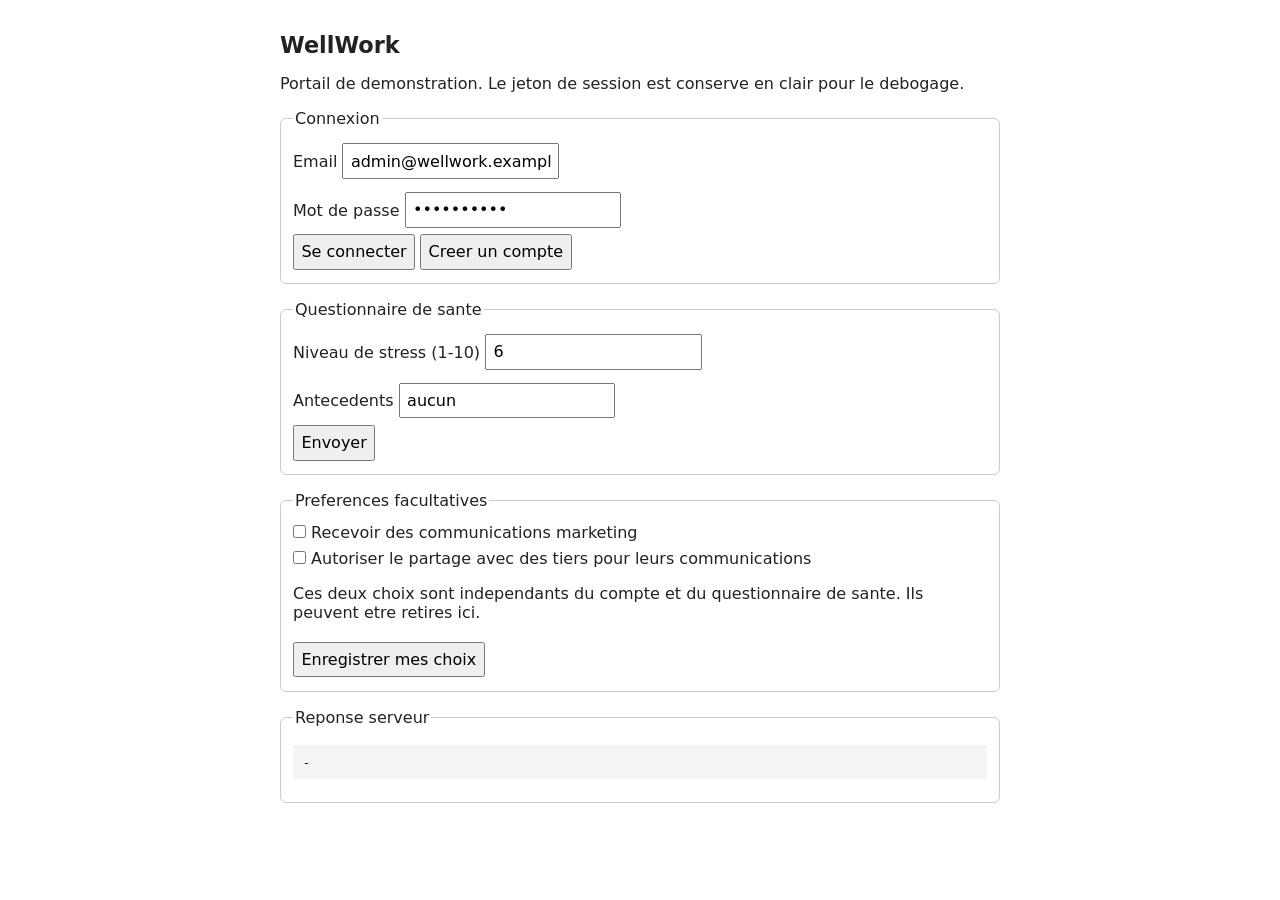
<file: support/public/index.html>
<!doctype html>
<html lang="fr">
<head>
<meta charset="utf-8">
<meta name="viewport" content="width=device-width, initial-scale=1">
<title>WellWork</title>
<style>
  body { font-family: system-ui, sans-serif; max-width: 720px; margin: 2rem auto; padding: 0 1rem; color: #222; }
  h1 { font-size: 1.4rem; }
  fieldset { margin: 1rem 0; border: 1px solid #ccc; border-radius: 6px; }
  input, button, textarea { font: inherit; padding: .4rem; margin: .2rem 0; }
  label { display: block; margin-top: .4rem; }
  pre { background: #f4f4f4; padding: .6rem; overflow: auto; }
</style>
</head>
<body>
  <h1>WellWork</h1>
  <p>Portail de demonstration. Le jeton de session est conserve en clair pour le debogage.</p>

  <fieldset>
    <legend>Connexion</legend>
    <label>Email <input id="email" value="admin@wellwork.example"></label>
    <label>Mot de passe <input id="password" type="password" value="Admin2024!"></label>
    <button onclick="login()">Se connecter</button>
    <button onclick="register()">Creer un compte</button>
  </fieldset>

  <fieldset>
    <legend>Questionnaire de sante</legend>
    <label>Niveau de stress (1-10) <input id="stress" type="number" value="6"></label>
    <label>Antecedents <input id="antecedents" value="aucun"></label>
    <button onclick="sendQuestionnaire()">Envoyer</button>
  </fieldset>

  <fieldset>
    <legend>Preferences facultatives</legend>
    <label><input id="marketing" type="checkbox"> Recevoir des communications marketing</label>
    <label><input id="thirdParty" type="checkbox"> Autoriser le partage avec des tiers pour leurs communications</label>
    <p>Ces deux choix sont independants du compte et du questionnaire de sante. Ils peuvent etre retires ici.</p>
    <button onclick="savePreferences()">Enregistrer mes choix</button>
  </fieldset>

  <fieldset>
    <legend>Reponse serveur</legend>
    <pre id="out">-</pre>
  </fieldset>

<script>
let token = localStorage.getItem('token') || '';
const out = (o) => document.getElementById('out').textContent = typeof o === 'string' ? o : JSON.stringify(o, null, 2);
const val = (id) => document.getElementById(id).value;
async function api(path, opts = {}) {
  opts.headers = Object.assign({ 'content-type': 'application/json' }, opts.headers || {});
  if (token) opts.headers.authorization = 'Bearer ' + token;
  const r = await fetch('/api' + path, opts);
  return r.json();
}
function resetPreferences() {
  document.getElementById('marketing').checked = false;
  document.getElementById('thirdParty').checked = false;
}
async function loadPreferences() {
  resetPreferences();
  if (!token) return null;
  const preferences = await api('/preferences');
  if (typeof preferences.marketing === 'boolean' && typeof preferences.thirdParty === 'boolean') {
    document.getElementById('marketing').checked = preferences.marketing;
    document.getElementById('thirdParty').checked = preferences.thirdParty;
  }
  return preferences;
}
async function login() {
  token = '';
  localStorage.removeItem('token');
  resetPreferences();
  const r = await api('/login', { method: 'POST', body: JSON.stringify({ email: val('email'), password: val('password') }) });
  if (r.token) {
    token = r.token;
    localStorage.setItem('token', token);
    await loadPreferences();
  }
  out(r);
}
async function register() {
  token = '';
  localStorage.removeItem('token');
  resetPreferences();
  const r = await api('/register', { method: 'POST', body: JSON.stringify({ email: val('email'), password: val('password') }) });
  if (r.token) {
    token = r.token;
    localStorage.setItem('token', token);
    await loadPreferences();
  }
  out(r);
}
async function sendQuestionnaire() {
  out(await api('/questionnaires', { method: 'POST', body: JSON.stringify({ answers: { stress: Number(val('stress')), antecedents: val('antecedents') } }) }));
}
async function savePreferences() {
  out(await api('/preferences', {
    method: 'PATCH',
    body: JSON.stringify({
      marketing: document.getElementById('marketing').checked,
      thirdParty: document.getElementById('thirdParty').checked,
    }),
  }));
}
window.addEventListener('DOMContentLoaded', async () => {
  resetPreferences();
  if (token) await loadPreferences();
});
</script>
</body>
</html>
</file>
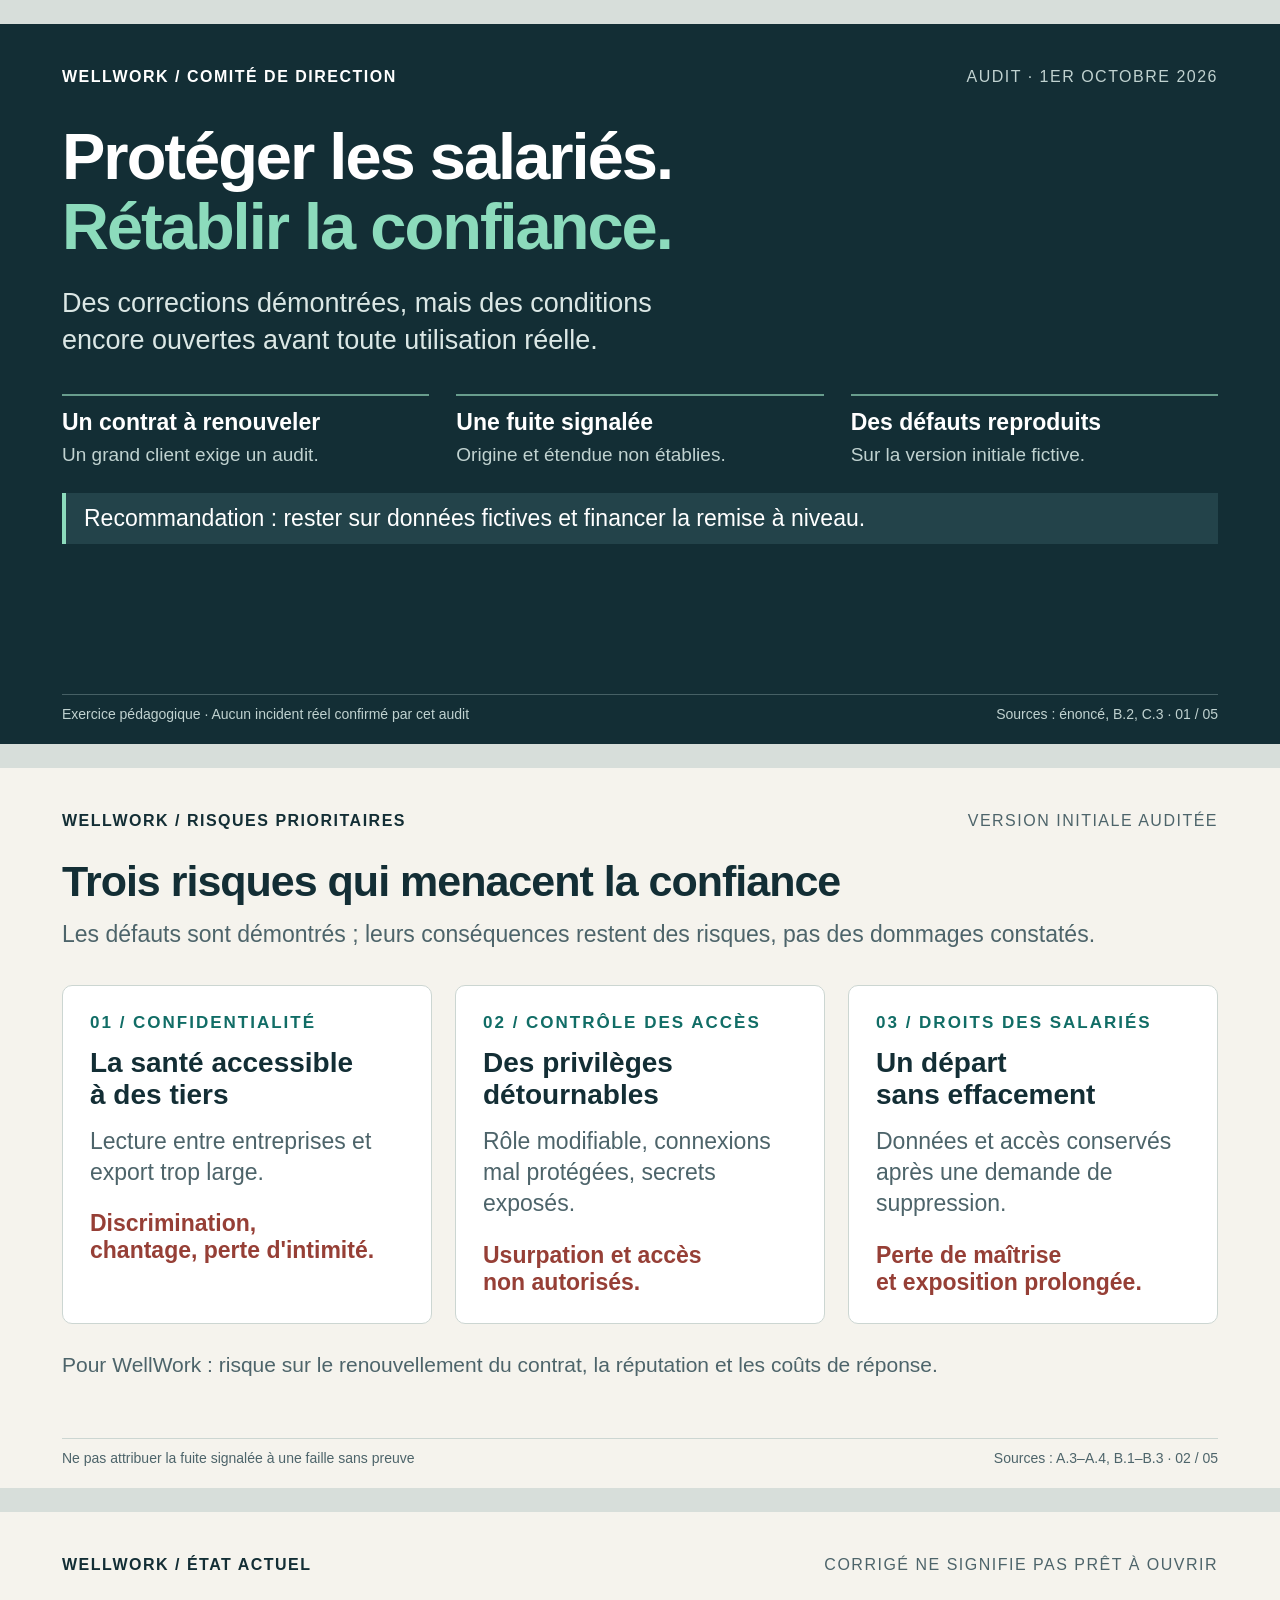
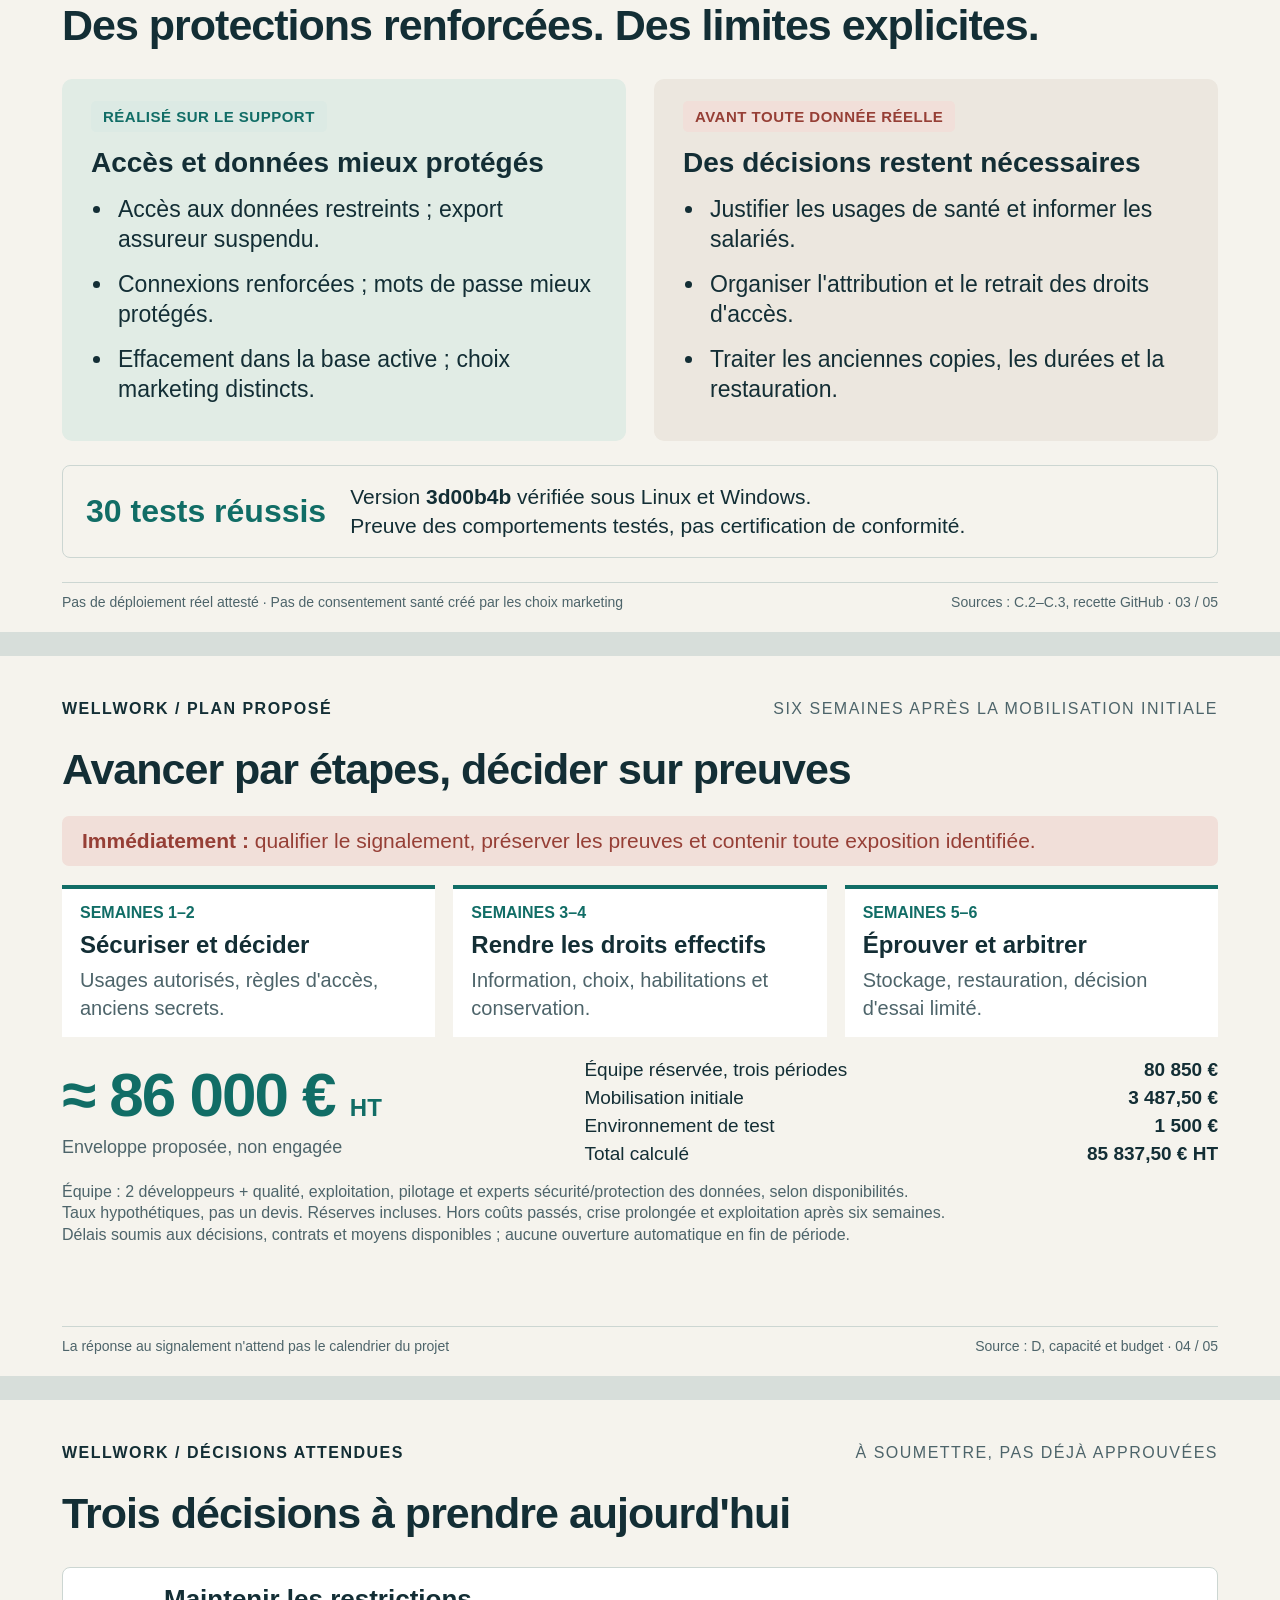
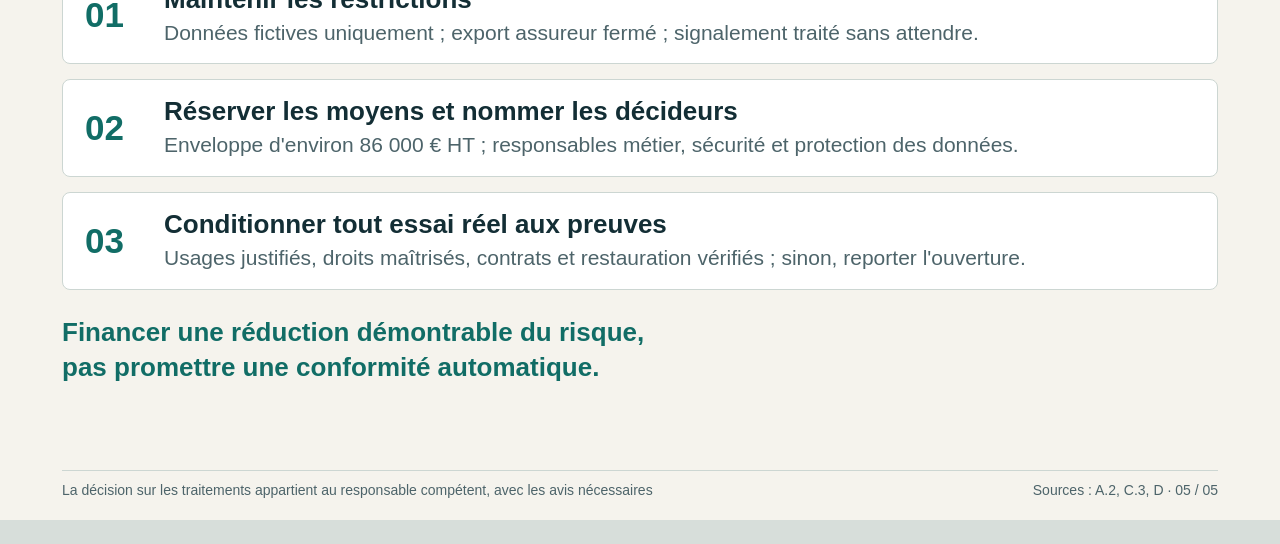
<file: support/docs/presentation/partie-e.html>
<!doctype html>
<html lang="fr">
<head>
  <meta charset="utf-8">
  <meta name="viewport" content="width=device-width,initial-scale=1">
  <title>WellWork — Décision de remédiation</title>
  <style>
    :root { --ink:#132e35; --muted:#4d646a; --teal:#116d66; --paper:#f5f3ed; --line:#ccd6d2; --red:#963f36; }
    * { box-sizing:border-box; }
    body { margin:0; background:#d7deda; color:var(--ink); font-family:"Segoe UI",Arial,sans-serif; }
    .slide { position:relative; width:1280px; height:720px; margin:24px auto; padding:44px 62px 66px; background:var(--paper); break-after:page; overflow:hidden; }
    .slide:last-child { break-after:auto; }
    .top { display:flex; justify-content:space-between; align-items:center; font-size:16px; letter-spacing:1.5px; text-transform:uppercase; font-weight:650; }
    .top span:last-child { color:var(--muted); font-weight:400; }
    h1 { margin:36px 0 24px; font-size:65px; line-height:1.07; letter-spacing:-2px; font-weight:650; }
    h2 { margin:27px 0 13px; font-size:43px; line-height:1.13; letter-spacing:-1px; font-weight:650; }
    h3 { font-size:28px; line-height:1.16; margin:14px 0; font-weight:650; }
    p { margin:0; font-size:24px; line-height:1.36; }
    .sub { color:var(--muted); font-size:23px; }
    .footer { position:absolute; bottom:22px; left:62px; right:62px; border-top:1px solid var(--line); padding-top:11px; display:flex; justify-content:space-between; gap:20px; font-size:14px; color:var(--muted); }
    .tag { display:inline-block; padding:7px 12px; font-size:15px; font-weight:650; letter-spacing:.5px; border-radius:5px; background:#dceae4; color:var(--teal); }
    .warning { background:#f1dfd9; color:var(--red); }
    .cover { background:var(--ink); color:#fff; }
    .cover .top span:last-child,.cover .footer { color:#c0d2d0; }
    .cover .footer { border-color:#466065; }
    .cover h1 em { color:#8cdbbc; font-style:normal; }
    .cover .lead { font-size:27px; max-width:950px; color:#dbe7e5; }
    .facts { display:grid; grid-template-columns:1fr 1fr 1fr; gap:27px; margin:35px 0 27px; }
    .fact { border-top:2px solid #689d8d; padding-top:13px; }
    .fact strong { display:block; font-size:23px; font-weight:600; }
    .fact span { display:block; color:#c0d2d0; font-size:19px; margin-top:8px; }
    .decision-banner { font-size:23px; border-left:4px solid #8cdbbc; padding:12px 18px; background:#23434a; }
    .cards { display:grid; grid-template-columns:repeat(3,1fr); gap:23px; margin-top:35px; }
    .card { background:#fff; padding:27px; border:1px solid var(--line); border-radius:10px; }
    .number { font-size:17px; color:var(--teal); font-weight:700; letter-spacing:2px; }
    .card p { font-size:23px; color:var(--muted); }
    .impact { display:block; margin-top:22px; font-size:23px; font-weight:600; color:var(--red); }
    .bottom-note { font-size:21px; margin-top:27px; color:var(--muted); }
    .columns { display:grid; grid-template-columns:1fr 1fr; gap:28px; margin-top:29px; }
    .panel { padding:22px 29px; border-radius:10px; background:#e1ece5; }
    .panel.open { background:#ece7df; }
    .panel h3 { margin-top:15px; }
    ul { padding-left:23px; margin:16px 0 0; }
    li { font-size:23px; line-height:1.3; margin-bottom:15px; padding-left:4px; }
    .evidence { display:flex; align-items:center; gap:24px; margin-top:24px; padding:17px 23px; border:1px solid var(--line); border-radius:8px; }
    .evidence > strong { font-size:32px; color:var(--teal); white-space:nowrap; }
    .evidence p { font-size:21px; }
    .urgent { margin-top:22px; padding:13px 20px; background:#f1dfd9; color:var(--red); font-size:21px; border-radius:7px; }
    .timeline { display:grid; grid-template-columns:repeat(3,1fr); gap:18px; margin-top:19px; }
    .phase { border-top:4px solid var(--teal); background:#fff; padding:15px 18px; }
    .phase .period { font-size:16px; text-transform:uppercase; color:var(--teal); font-weight:700; }
    .phase h3 { font-size:24px; margin:9px 0; }
    .phase p { font-size:20px; color:var(--muted); }
    .budget { display:grid; grid-template-columns:1fr 1.3fr; align-items:center; gap:35px; margin-top:22px; }
    .price { font-size:62px; line-height:1; font-weight:650; letter-spacing:-2px; color:var(--teal); }
    .price small { font-size:24px; letter-spacing:0; }
    .budget-label { font-size:18px; margin-top:9px; color:var(--muted); }
    .budget-detail { display:grid; grid-template-columns:1fr auto; gap:6px 25px; font-size:19px; }
    .budget-detail strong { text-align:right; font-weight:600; }
    .assumption { font-size:16px; line-height:1.35; color:var(--muted); margin-top:16px; }
    .asks { margin-top:29px; display:grid; gap:15px; }
    .ask { display:grid; grid-template-columns:60px 1fr; gap:19px; padding:16px 22px; background:white; border:1px solid var(--line); border-radius:8px; align-items:center; }
    .ask .digit { font-size:35px; color:var(--teal); font-weight:650; }
    .ask h3 { margin:0 0 5px; font-size:26px; }
    .ask p { color:var(--muted); font-size:21px; }
    .final-line { margin-top:25px; font-size:26px; color:var(--teal); font-weight:600; }
    @page { size:1280px 720px; margin:0; }
    @media print {
      body { background:white; print-color-adjust:exact; -webkit-print-color-adjust:exact; }
      .slide { margin:0; }
    }
  </style>
</head>
<body>
  <section class="slide cover" aria-label="1. Situation">
    <div class="top"><span>WellWork / Comité de direction</span><span>Audit · 1er octobre 2026</span></div>
    <h1>Protéger les salariés.<br><em>Rétablir la confiance.</em></h1>
    <p class="lead">Des corrections démontrées, mais des conditions<br>encore ouvertes avant toute utilisation réelle.</p>
    <div class="facts">
      <div class="fact"><strong>Un contrat à renouveler</strong><span>Un grand client exige un audit.</span></div>
      <div class="fact"><strong>Une fuite signalée</strong><span>Origine et étendue non établies.</span></div>
      <div class="fact"><strong>Des défauts reproduits</strong><span>Sur la version initiale fictive.</span></div>
    </div>
    <div class="decision-banner">Recommandation : rester sur données fictives et financer la remise à niveau.</div>
    <div class="footer"><span>Exercice pédagogique · Aucun incident réel confirmé par cet audit</span><span>Sources : énoncé, B.2, C.3 · 01 / 05</span></div>
  </section>

  <section class="slide" aria-label="2. Risques">
    <div class="top"><span>WellWork / Risques prioritaires</span><span>Version initiale auditée</span></div>
    <h2>Trois risques qui menacent la confiance</h2>
    <p class="sub">Les défauts sont démontrés ; leurs conséquences restent des risques, pas des dommages constatés.</p>
    <div class="cards">
      <div class="card"><span class="number">01 / CONFIDENTIALITÉ</span><h3>La santé accessible<br>à des tiers</h3><p>Lecture entre entreprises et export trop large.</p><span class="impact">Discrimination,<br>chantage, perte d'intimité.</span></div>
      <div class="card"><span class="number">02 / CONTRÔLE DES ACCÈS</span><h3>Des privilèges<br>détournables</h3><p>Rôle modifiable, connexions mal protégées, secrets exposés.</p><span class="impact">Usurpation et accès<br>non autorisés.</span></div>
      <div class="card"><span class="number">03 / DROITS DES SALARIÉS</span><h3>Un départ<br>sans effacement</h3><p>Données et accès conservés après une demande de suppression.</p><span class="impact">Perte de maîtrise<br>et exposition prolongée.</span></div>
    </div>
    <p class="bottom-note">Pour WellWork : risque sur le renouvellement du contrat, la réputation et les coûts de réponse.</p>
    <div class="footer"><span>Ne pas attribuer la fuite signalée à une faille sans preuve</span><span>Sources : A.3–A.4, B.1–B.3 · 02 / 05</span></div>
  </section>

  <section class="slide" aria-label="3. Corrections et limites">
    <div class="top"><span>WellWork / État actuel</span><span>Corrigé ne signifie pas prêt à ouvrir</span></div>
    <h2>Des protections renforcées. Des limites explicites.</h2>
    <div class="columns">
      <div class="panel"><span class="tag">RÉALISÉ SUR LE SUPPORT</span><h3>Accès et données mieux protégés</h3><ul><li>Accès aux données restreints ; export assureur suspendu.</li><li>Connexions renforcées ; mots de passe mieux protégés.</li><li>Effacement dans la base active ; choix marketing distincts.</li></ul></div>
      <div class="panel open"><span class="tag warning">AVANT TOUTE DONNÉE RÉELLE</span><h3>Des décisions restent nécessaires</h3><ul><li>Justifier les usages de santé et informer les salariés.</li><li>Organiser l'attribution et le retrait des droits d'accès.</li><li>Traiter les anciennes copies, les durées et la restauration.</li></ul></div>
    </div>
    <div class="evidence"><strong>30 tests réussis</strong><p>Version <strong>3d00b4b</strong> vérifiée sous Linux et Windows.<br>Preuve des comportements testés, pas certification de conformité.</p></div>
    <div class="footer"><span>Pas de déploiement réel attesté · Pas de consentement santé créé par les choix marketing</span><span>Sources : C.2–C.3, recette GitHub · 03 / 05</span></div>
  </section>

  <section class="slide" aria-label="4. Plan et budget">
    <div class="top"><span>WellWork / Plan proposé</span><span>Six semaines après la mobilisation initiale</span></div>
    <h2>Avancer par étapes, décider sur preuves</h2>
    <div class="urgent"><strong>Immédiatement :</strong> qualifier le signalement, préserver les preuves et contenir toute exposition identifiée.</div>
    <div class="timeline">
      <div class="phase"><span class="period">Semaines 1–2</span><h3>Sécuriser et décider</h3><p>Usages autorisés, règles d'accès, anciens secrets.</p></div>
      <div class="phase"><span class="period">Semaines 3–4</span><h3>Rendre les droits effectifs</h3><p>Information, choix, habilitations et conservation.</p></div>
      <div class="phase"><span class="period">Semaines 5–6</span><h3>Éprouver et arbitrer</h3><p>Stockage, restauration, décision d'essai limité.</p></div>
    </div>
    <div class="budget">
      <div><div class="price">≈ 86 000 € <small>HT</small></div><p class="budget-label">Enveloppe proposée, non engagée</p></div>
      <div class="budget-detail"><span>Équipe réservée, trois périodes</span><strong>80 850 €</strong><span>Mobilisation initiale</span><strong>3 487,50 €</strong><span>Environnement de test</span><strong>1 500 €</strong><span>Total calculé</span><strong>85 837,50 € HT</strong></div>
    </div>
    <p class="assumption">Équipe : 2 développeurs + qualité, exploitation, pilotage et experts sécurité/protection des données, selon disponibilités.<br>Taux hypothétiques, pas un devis. Réserves incluses. Hors coûts passés, crise prolongée et exploitation après six semaines.<br>Délais soumis aux décisions, contrats et moyens disponibles ; aucune ouverture automatique en fin de période.</p>
    <div class="footer"><span>La réponse au signalement n'attend pas le calendrier du projet</span><span>Source : D, capacité et budget · 04 / 05</span></div>
  </section>

  <section class="slide" aria-label="5. Décisions attendues">
    <div class="top"><span>WellWork / Décisions attendues</span><span>À soumettre, pas déjà approuvées</span></div>
    <h2>Trois décisions à prendre aujourd'hui</h2>
    <div class="asks">
      <div class="ask"><span class="digit">01</span><div><h3>Maintenir les restrictions</h3><p>Données fictives uniquement ; export assureur fermé ; signalement traité sans attendre.</p></div></div>
      <div class="ask"><span class="digit">02</span><div><h3>Réserver les moyens et nommer les décideurs</h3><p>Enveloppe d'environ 86 000 € HT ; responsables métier, sécurité et protection des données.</p></div></div>
      <div class="ask"><span class="digit">03</span><div><h3>Conditionner tout essai réel aux preuves</h3><p>Usages justifiés, droits maîtrisés, contrats et restauration vérifiés ; sinon, reporter l'ouverture.</p></div></div>
    </div>
    <p class="final-line">Financer une réduction démontrable du risque,<br>pas promettre une conformité automatique.</p>
    <div class="footer"><span>La décision sur les traitements appartient au responsable compétent, avec les avis nécessaires</span><span>Sources : A.2, C.3, D · 05 / 05</span></div>
  </section>
</body>
</html>
</file>
